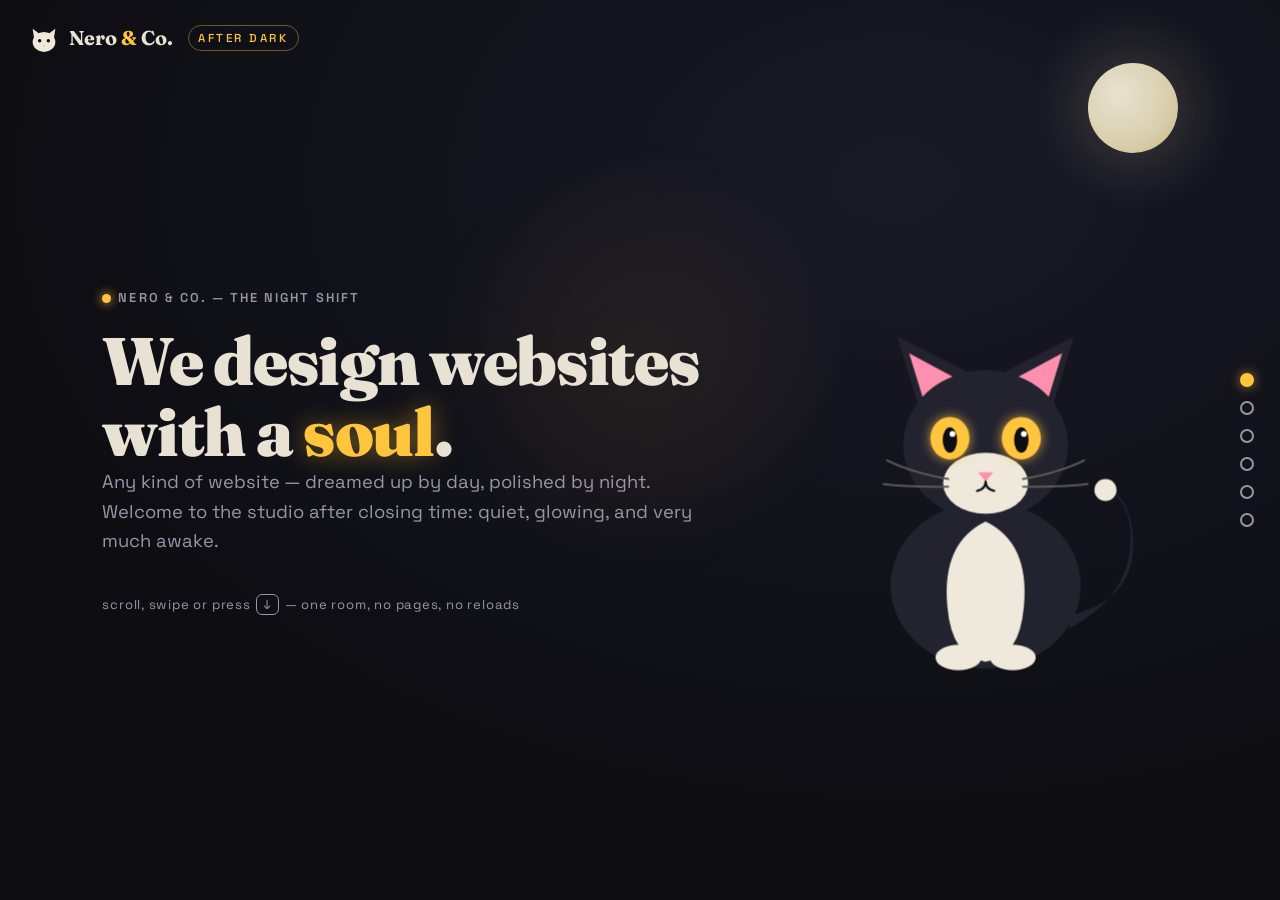
<file: index.html>
<!DOCTYPE html>
<html lang="en">
<head>
  <meta charset="UTF-8" />
  <meta name="viewport" content="width=device-width, initial-scale=1.0" />
  <title>Nero &amp; Co. — After Dark</title>
  <meta name="description" content="Nero & Co. after dark. One screen, no pages, no reloads — a living room where we design websites with a soul." />
  <link rel="preconnect" href="https://fonts.googleapis.com" />
  <link rel="preconnect" href="https://fonts.gstatic.com" crossorigin />
  <link href="https://fonts.googleapis.com/css2?family=Fraunces:opsz,wght@9..144,500;9..144,600;9..144,700;9..144,900&family=Space+Grotesk:wght@400;500;600;700&display=swap" rel="stylesheet" />
  <link rel="stylesheet" href="night.css" />
  <link rel="icon" href="data:image/svg+xml,%3Csvg xmlns='http://www.w3.org/2000/svg' viewBox='0 0 100 100'%3E%3Ctext y='.9em' font-size='90'%3E🌙%3C/text%3E%3C/svg%3E" />
</head>
<body>
  <div class="stage" id="stage" data-scene="0">

    <!-- ambient -->
    <div class="fireflies" id="fireflies" aria-hidden="true"></div>
    <div class="glow" id="glow" aria-hidden="true"></div>
    <div class="moon" aria-hidden="true"></div>

    <!-- persistent brand -->
    <div class="brand">
      <svg class="brand__mark" viewBox="0 0 48 48" aria-hidden="true">
        <path d="M10 30 L7 10 L20 20 Z" fill="currentColor"/>
        <path d="M38 30 L41 10 L28 20 Z" fill="currentColor"/>
        <ellipse cx="24" cy="30" rx="17" ry="15" fill="currentColor"/>
        <circle cx="17.5" cy="28" r="2.6" fill="var(--night)"/>
        <circle cx="30.5" cy="28" r="2.6" fill="var(--night)"/>
        <path d="M22 35 L26 35 L24 37.5 Z" fill="var(--accent)"/>
      </svg>
      <span>Nero <em>&amp;</em> Co.</span>
      <span class="brand__tag">after dark</span>
    </div>

    <!-- persistent Nero -->
    <div class="cat" id="catWrap">
      <div class="bubble" id="bubble" role="status">mrrp!</div>
      <svg id="nero" class="nero" viewBox="0 0 400 430" aria-label="Nero the tuxedo cat, on the night shift. Click him.">
        <path class="nero__tail" d="M300 350 Q385 330 372 245 Q366 208 340 200 Q368 215 370 250 Q376 325 298 366 Z" fill="var(--ink)"/>
        <circle class="nero__tailtip" cx="341" cy="203" r="13" fill="#efe9dc"/>
        <ellipse cx="200" cy="315" rx="112" ry="98" fill="var(--ink)"/>
        <path d="M200 240 Q252 265 245 340 Q240 400 200 405 Q160 400 155 340 Q148 265 200 240 Z" fill="#efe9dc"/>
        <ellipse cx="168" cy="400" rx="27" ry="15" fill="#efe9dc"/>
        <ellipse cx="232" cy="400" rx="27" ry="15" fill="#efe9dc"/>
        <path class="nero__ear nero__ear--l" d="M122 108 L96 22 L182 66 Z" fill="var(--ink)"/>
        <path class="nero__ear nero__ear--r" d="M278 108 L304 22 L218 66 Z" fill="var(--ink)"/>
        <path d="M126 94 L110 42 L162 70 Z" fill="var(--pink)"/>
        <path d="M274 94 L290 42 L238 70 Z" fill="var(--pink)"/>
        <ellipse cx="200" cy="150" rx="97" ry="88" fill="var(--ink)"/>
        <ellipse cx="200" cy="195" rx="50" ry="36" fill="#efe9dc"/>
        <g class="nero__eye" data-eye>
          <ellipse class="nero__iris" cx="158" cy="142" rx="23" ry="25" fill="var(--accent)"/>
          <g class="nero__pupil" data-pupil>
            <ellipse cx="158" cy="144" rx="8.5" ry="15" fill="var(--night)"/>
            <circle cx="161" cy="137" r="3.4" fill="#fff"/>
          </g>
        </g>
        <g class="nero__eye" data-eye>
          <ellipse class="nero__iris" cx="242" cy="142" rx="23" ry="25" fill="var(--accent)"/>
          <g class="nero__pupil" data-pupil>
            <ellipse cx="242" cy="144" rx="8.5" ry="15" fill="var(--night)"/>
            <circle cx="245" cy="137" r="3.4" fill="#fff"/>
          </g>
        </g>
        <path d="M191 182 L209 182 L200 193 Z" fill="var(--pink)"/>
        <path d="M200 193 Q200 202 190 204 M200 193 Q200 202 210 204" stroke="var(--night)" stroke-width="2.6" fill="none" stroke-linecap="round"/>
        <g class="nero__whiskers" stroke="#5e5a52" stroke-width="2.4" stroke-linecap="round">
          <path d="M156 190 Q112 182 84 168" fill="none"/>
          <path d="M156 199 Q110 200 80 196" fill="none"/>
          <path d="M244 190 Q288 182 316 168" fill="none"/>
          <path d="M244 199 Q290 200 320 196" fill="none"/>
        </g>
        <!-- bowtie: only for the contact scene -->
        <g class="nero__bowtie">
          <path d="M200 246 L168 230 L168 262 Z" fill="var(--pink)"/>
          <path d="M200 246 L232 230 L232 262 Z" fill="var(--pink)"/>
          <circle cx="200" cy="246" r="7" fill="var(--accent)"/>
        </g>
      </svg>
    </div>

    <!-- ================= SCENES ================= -->

    <section class="scene is-active" data-title="Hello">
      <div class="scene__box scene__box--intro">
        <p class="eyebrow"><span class="eyebrow__dot"></span> Nero &amp; Co. — the night shift</p>
        <h1>We design websites<br/>with a <span class="glowword">soul</span>.</h1>
        <p class="lead">Any kind of website — dreamed up by day, polished by night.
        Welcome to the studio after closing time: quiet, glowing, and very much awake.</p>
        <p class="hint">scroll, swipe or press <kbd>↓</kbd> — one room, no pages, no reloads</p>
      </div>
    </section>

    <section class="scene" data-title="What we do">
      <div class="scene__box">
        <p class="eyebrow"><span class="eyebrow__dot"></span> What we do</p>
        <h2>Any kind of web. <span class="glowword">Really.</span></h2>
        <div class="minis">
          <div class="mini"><span>🏠</span><h3>Business sites</h3><p>First impressions that land on their feet.</p></div>
          <div class="mini"><span>🛒</span><h3>E-commerce</h3><p>Shops that sell while you nap.</p></div>
          <div class="mini"><span>📅</span><h3>Booking systems</h3><p>Calendars, forms, confirmations.</p></div>
          <div class="mini"><span>🎨</span><h3>Portfolios</h3><p>Your work, groomed to perfection.</p></div>
          <div class="mini"><span>🩹</span><h3>Rescues</h3><p>We adopt neglected websites.</p></div>
          <div class="mini"><span>🫶</span><h3>Care</h3><p>Check-ups long after launch.</p></div>
        </div>
      </div>
    </section>

    <section class="scene" data-title="Shapeshift">
      <div class="scene__box scene__box--show">
        <p class="eyebrow"><span class="eyebrow__dot"></span> One studio, every style</p>
        <h2>Give our styles a <span class="glowword">spin</span>.</h2>

        <div class="carousel" id="carousel">
          <button class="car-arrow car-arrow--prev" id="carPrev" aria-label="Previous style">‹</button>
          <div class="car-track" id="carTrack"></div>
          <button class="car-arrow car-arrow--next" id="carNext" aria-label="Next style">›</button>
        </div>

        <div class="show__caption">
          <p id="showLabel"><strong>The corner bakery</strong> — warm, buttery, irresistible</p>
          <button class="chip" id="nextStyle">spin it ✨</button>
        </div>
        <p class="show__drag">drag, flick, grab a neighbour, use <kbd>←</kbd> <kbd>→</kbd> — or just watch it turn</p>
      </div>
    </section>

    <section class="scene" data-title="Recent work">
      <div class="scene__box scene__box--work">
        <p class="eyebrow"><span class="eyebrow__dot"></span> Fresh from the litter</p>
        <h2>Recent work</h2>
        <div class="feature">
          <div class="feature__card">
            <span class="feature__emoji">🎾</span>
            <div>
              <h3>Open Tennis Academy — TK Neridé</h3>
              <p>Full site for a Prague tennis academy: three venues, programs, camps,
              and a custom court-reservation system.</p>
              <a class="chip" href="https://neride.bokovka.cz/" target="_blank" rel="noopener">
                neride.bokovka.cz <span class="chip__hint">visit ↗</span>
              </a>
            </div>
          </div>
          <div class="feature__card">
            <span class="feature__emoji">🧤</span>
            <div>
              <h3>Moje první brigáda</h3>
              <p>A deadpan marketplace where parents book supervised &ldquo;first job&rdquo; shifts
              at a tennis venue for their teens. Reads like a serious booking portal; the joke
              lands on the second read.</p>
              <a class="chip" href="https://mojeprvnibrigada.cz/" target="_blank" rel="noopener">
                mojeprvnibrigada.cz <span class="chip__hint">visit ↗</span>
              </a>
            </div>
          </div>
          <div class="feature__card">
            <span class="feature__emoji">🕯️</span>
            <div>
              <h3>Moje první pomsta</h3>
              <p>&ldquo;Ústřední registr pomst&rdquo;: a straight-faced Czech storefront for fictional
              digital revenges. Bureaucratic occult entertainment, card payments and all,
              zero real-world effect.</p>
              <a class="chip" href="https://mojeprvnipomsta.cz/" target="_blank" rel="noopener">
                mojeprvnipomsta.cz <span class="chip__hint">visit ↗</span>
              </a>
            </div>
          </div>
          <div class="feature__card feature__card--slot">
            <span class="feature__emoji">🐾</span>
            <div>
              <h3>Your project</h3>
              <p>This spot is reserved. Whatever you're building, it belongs here.</p>
            </div>
          </div>
        </div>
      </div>
    </section>

    <section class="scene" data-title="The team">
      <div class="scene__box">
        <p class="eyebrow"><span class="eyebrow__dot"></span> A studio of two</p>
        <h2>The night crew</h2>
        <div class="crew">
          <div class="crew__card">
            <span class="crew__emoji">☕</span>
            <h3>The Human</h3>
            <p class="crew__role">design · code · coffee</p>
            <p>Designs it, builds it, ships it. Answers emails suspiciously fast, even at this hour.</p>
          </div>
          <div class="crew__card">
            <span class="crew__emoji">🌙</span>
            <h3>Nero</h3>
            <p class="crew__role">cat executive officer</p>
            <p>Most productive between 2 and 4 a.m. Currently supervising you from this very screen.</p>
          </div>
        </div>
      </div>
    </section>

    <section class="scene" data-title="Say hi">
      <div class="scene__box scene__box--contact">
        <p class="eyebrow"><span class="eyebrow__dot"></span> The lights are still on</p>
        <h2>Let's make something<br/>worth purring about.</h2>
        <button class="chip chip--big" data-copy="deirh.mana@gmail.com">
          deirh.mana@gmail.com <span class="chip__hint">tap to copy</span>
        </button>
        <p class="lead lead--small">No forms, no funnels. Copy the address, write like a human, get an answer from one.</p>
      </div>
    </section>

    <!-- paw dots -->
    <nav class="dots" id="dots" aria-label="Scenes"></nav>

    <div class="toast" id="toast" role="status">copied! 🐾</div>
  </div>

  <script src="night.js"></script>
</body>
</html>
</file>
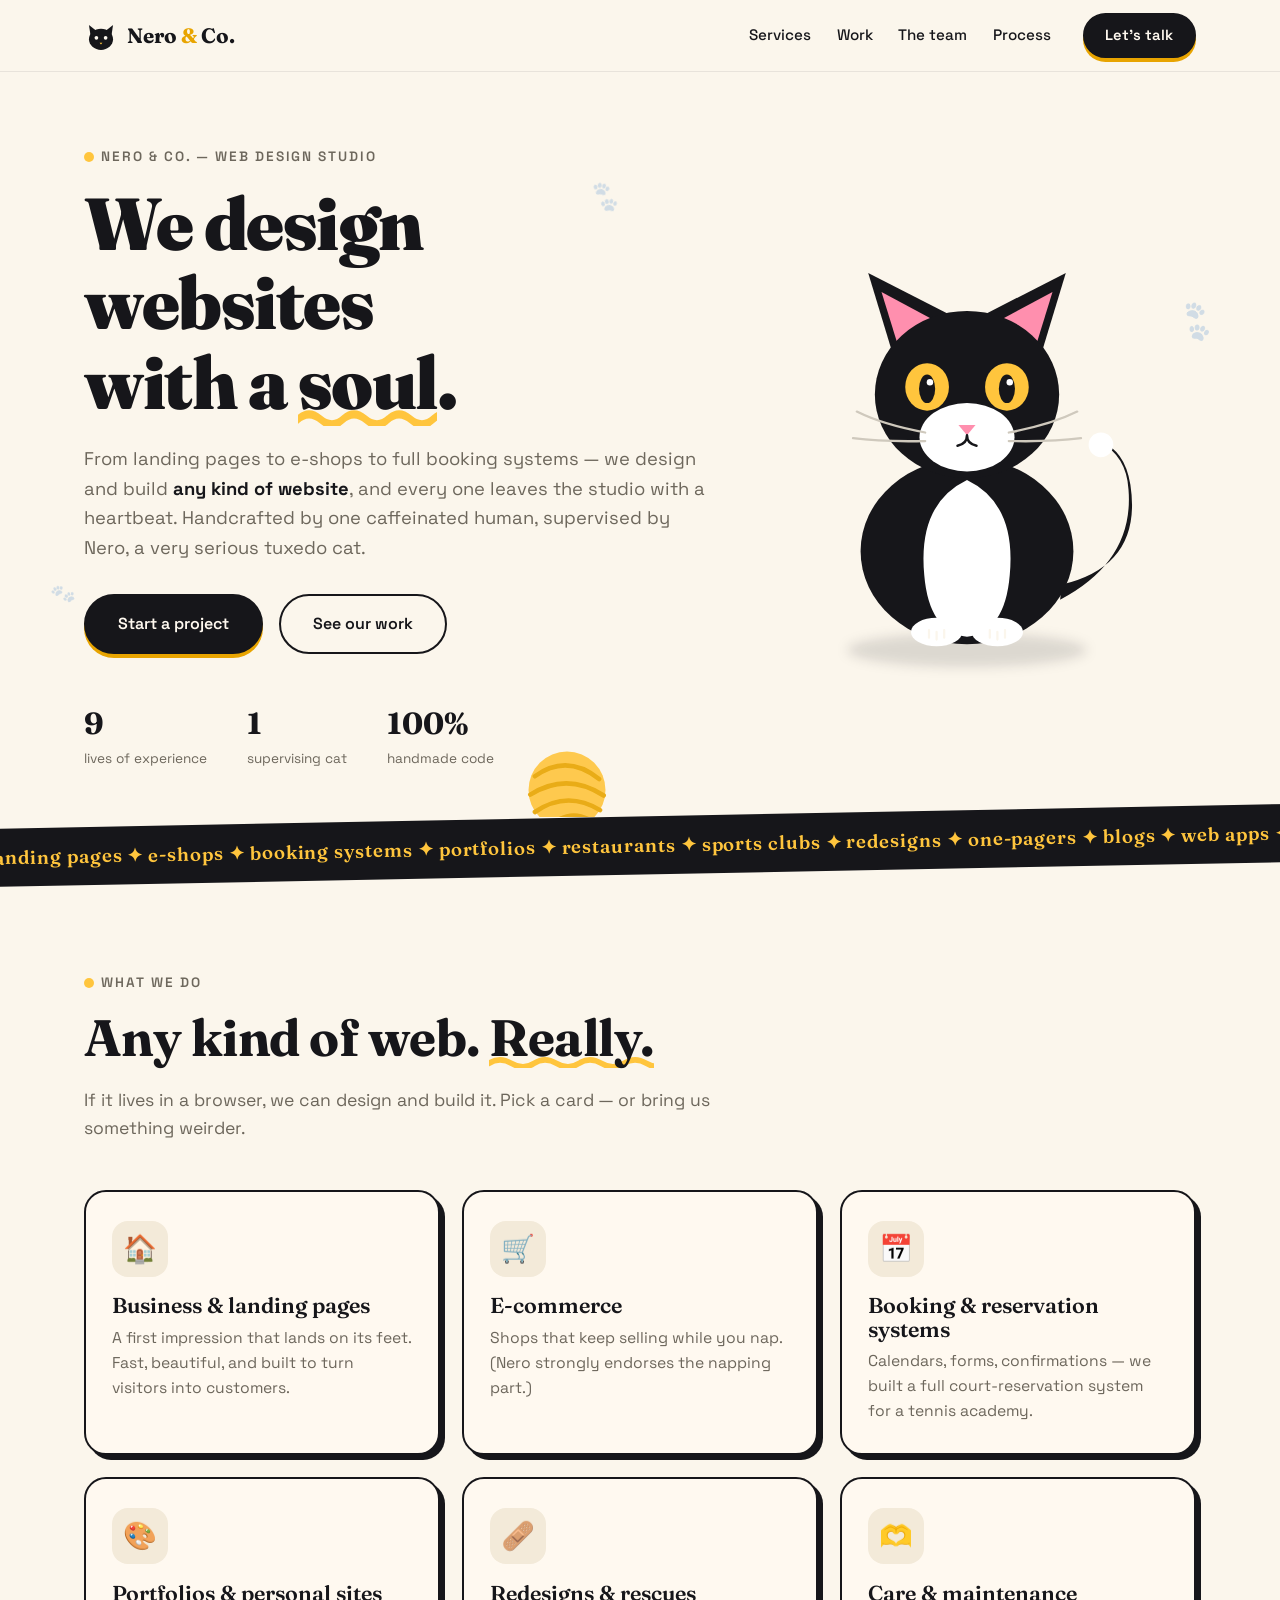
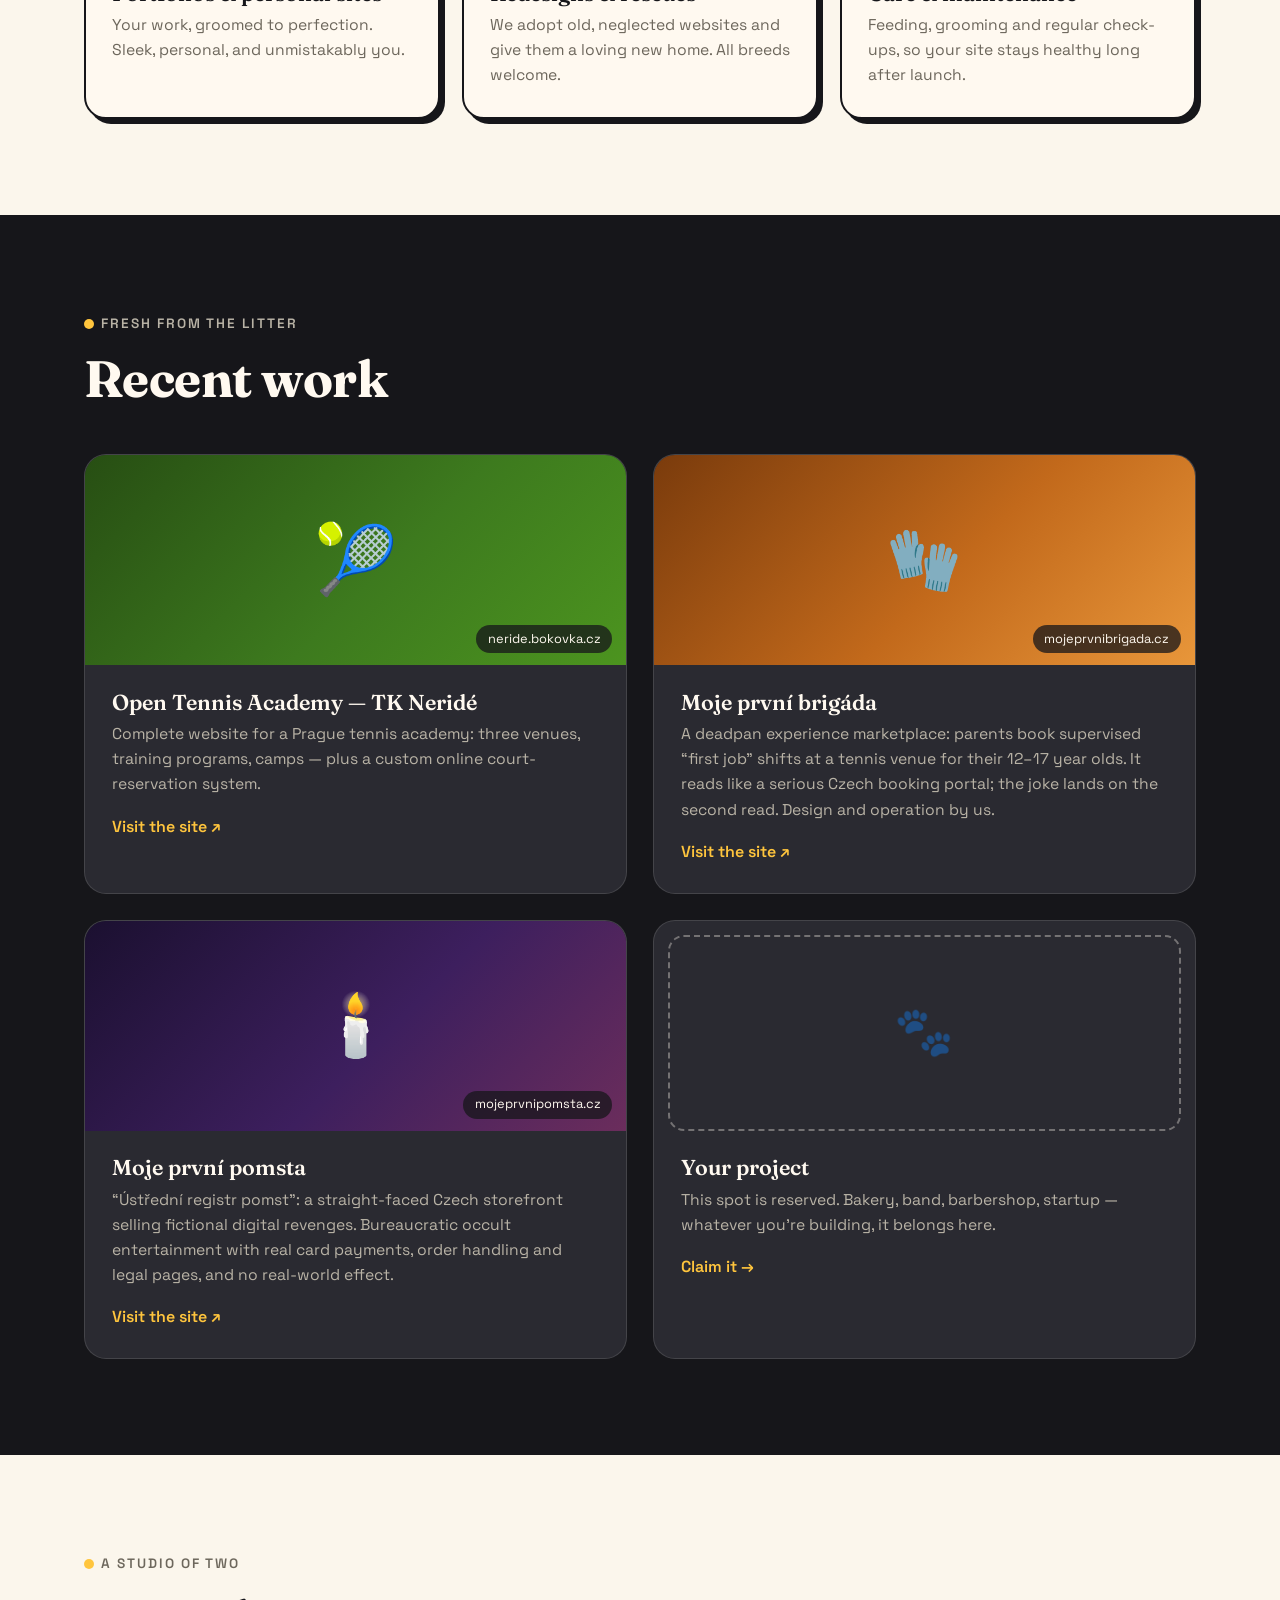
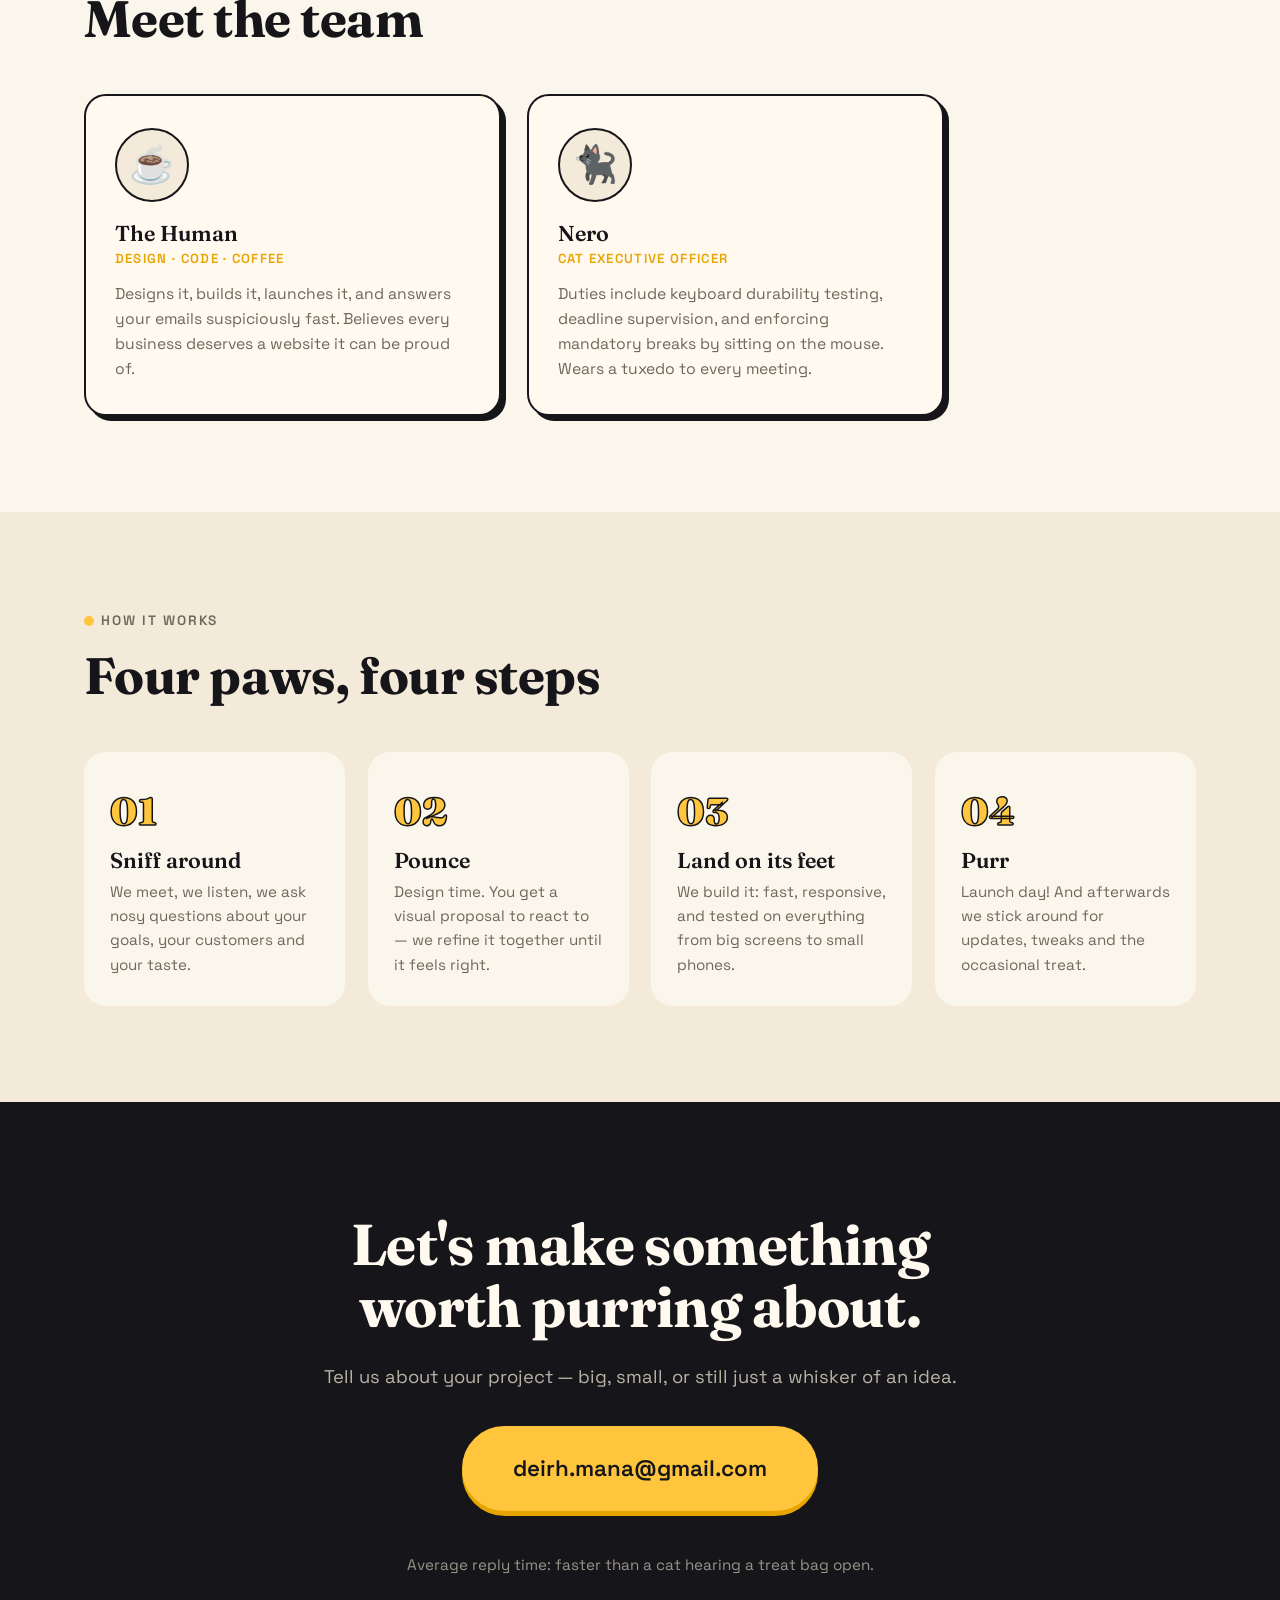
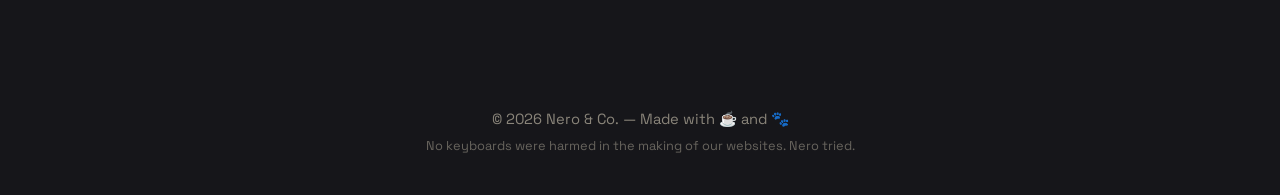
<file: day.html>
<!DOCTYPE html>
<html lang="en">
<head>
  <meta charset="UTF-8" />
  <meta name="viewport" content="width=device-width, initial-scale=1.0" />
  <title>Nero &amp; Co. — We design websites with a soul</title>
  <meta name="description" content="Nero & Co. is a playful web design studio. We design websites with a soul — landing pages, e-shops, booking systems, anything. Supervised by Nero, a very serious tuxedo cat." />
  <link rel="preconnect" href="https://fonts.googleapis.com" />
  <link rel="preconnect" href="https://fonts.gstatic.com" crossorigin />
  <link href="https://fonts.googleapis.com/css2?family=Fraunces:opsz,wght@9..144,500;9..144,600;9..144,700;9..144,900&family=Space+Grotesk:wght@400;500;600;700&display=swap" rel="stylesheet" />
  <link rel="stylesheet" href="styles.css" />
  <link rel="icon" href="data:image/svg+xml,%3Csvg xmlns='http://www.w3.org/2000/svg' viewBox='0 0 100 100'%3E%3Ctext y='.9em' font-size='90'%3E🐈‍⬛%3C/text%3E%3C/svg%3E" />
</head>
<body>

  <!-- ========== NAV ========== -->
  <header class="nav" id="top">
    <div class="nav__inner">
      <a href="#top" class="nav__logo" id="logo">
        <svg class="nav__mark" viewBox="0 0 48 48" aria-hidden="true">
          <path d="M10 30 L7 10 L20 20 Z" fill="currentColor"/>
          <path d="M38 30 L41 10 L28 20 Z" fill="currentColor"/>
          <ellipse cx="24" cy="30" rx="17" ry="15" fill="currentColor"/>
          <circle cx="17.5" cy="28" r="2.6" fill="var(--cream)"/>
          <circle cx="30.5" cy="28" r="2.6" fill="var(--cream)"/>
          <path d="M22 35 L26 35 L24 37.5 Z" fill="var(--accent)"/>
        </svg>
        <span>Nero <em>&amp;</em> Co.</span>
      </a>
      <nav class="nav__links" aria-label="Main">
        <a href="#services">Services</a>
        <a href="#work">Work</a>
        <a href="#team">The team</a>
        <a href="#process">Process</a>
      </nav>
      <a href="#contact" class="btn btn--small">Let's talk</a>
    </div>
  </header>

  <main>
    <!-- ========== HERO ========== -->
    <section class="hero" id="hero">
      <div class="hero__deco" aria-hidden="true">
        <span class="paw paw--1">🐾</span>
        <span class="paw paw--2">🐾</span>
        <span class="paw paw--3">🐾</span>
        <svg class="yarn" viewBox="0 0 120 120" aria-hidden="true">
          <circle cx="60" cy="60" r="42" fill="var(--accent)"/>
          <path d="M25 45 Q60 20 95 48 M20 65 Q60 40 100 66 M25 84 Q60 60 96 82 M40 100 Q65 78 90 96"
                stroke="var(--accent-dark)" stroke-width="5" fill="none" stroke-linecap="round"/>
          <path d="M96 92 Q130 110 112 140" stroke="var(--accent)" stroke-width="5" fill="none" stroke-linecap="round"/>
        </svg>
      </div>

      <div class="hero__inner">
        <div class="hero__copy reveal">
          <p class="eyebrow"><span class="eyebrow__dot"></span> Nero &amp; Co. — web design studio</p>
          <h1>We design websites <br/>with a <span class="squiggle">soul</span>.</h1>
          <p class="hero__sub">
            From landing pages to e-shops to full booking systems — we design and build
            <strong>any kind of website</strong>, and every one leaves the studio with a
            heartbeat. Handcrafted by one caffeinated human, supervised by Nero,
            a very serious tuxedo cat.
          </p>
          <div class="hero__cta">
            <a href="#contact" class="btn">Start a project</a>
            <a href="#work" class="btn btn--ghost">See our work</a>
          </div>
          <ul class="hero__stats">
            <li><strong>9</strong><span>lives of experience</span></li>
            <li><strong>1</strong><span>supervising cat</span></li>
            <li><strong>100%</strong><span>handmade code</span></li>
          </ul>
        </div>

        <div class="hero__cat">
          <div class="bubble" id="bubble" role="status">mrrp!</div>
          <svg id="nero" class="nero" viewBox="0 0 400 430" aria-label="Nero the tuxedo cat. Click him — he might answer.">
            <!-- tail -->
            <path class="nero__tail" d="M300 350 Q385 330 372 245 Q366 208 340 200 Q368 215 370 250 Q376 325 298 366 Z"
                  fill="var(--ink)"/>
            <circle class="nero__tailtip" cx="341" cy="203" r="13" fill="#fff"/>
            <!-- body -->
            <ellipse cx="200" cy="315" rx="112" ry="98" fill="var(--ink)"/>
            <!-- white bib -->
            <path d="M200 240 Q252 265 245 340 Q240 400 200 405 Q160 400 155 340 Q148 265 200 240 Z" fill="#fff"/>
            <!-- front paws -->
            <ellipse cx="168" cy="400" rx="27" ry="15" fill="#fff"/>
            <ellipse cx="232" cy="400" rx="27" ry="15" fill="#fff"/>
            <path d="M160 398 L160 406 M168 400 L168 408 M176 398 L176 406" stroke="var(--paper)" stroke-width="2.4" stroke-linecap="round"/>
            <path d="M224 398 L224 406 M232 400 L232 408 M240 398 L240 406" stroke="var(--paper)" stroke-width="2.4" stroke-linecap="round"/>
            <!-- ears -->
            <path class="nero__ear nero__ear--l" d="M122 108 L96 22 L182 66 Z" fill="var(--ink)"/>
            <path class="nero__ear nero__ear--r" d="M278 108 L304 22 L218 66 Z" fill="var(--ink)"/>
            <path d="M126 94 L110 42 L162 70 Z" fill="var(--pink)"/>
            <path d="M274 94 L290 42 L238 70 Z" fill="var(--pink)"/>
            <!-- head -->
            <ellipse cx="200" cy="150" rx="97" ry="88" fill="var(--ink)"/>
            <!-- white muzzle patch -->
            <ellipse cx="200" cy="195" rx="50" ry="36" fill="#fff"/>
            <!-- eyes -->
            <g class="nero__eye" data-eye>
              <ellipse cx="158" cy="142" rx="23" ry="25" fill="var(--accent)"/>
              <g class="nero__pupil" data-pupil>
                <ellipse cx="158" cy="144" rx="8.5" ry="15" fill="var(--ink)"/>
                <circle cx="161" cy="137" r="3.4" fill="#fff"/>
              </g>
            </g>
            <g class="nero__eye" data-eye>
              <ellipse cx="242" cy="142" rx="23" ry="25" fill="var(--accent)"/>
              <g class="nero__pupil" data-pupil>
                <ellipse cx="242" cy="144" rx="8.5" ry="15" fill="var(--ink)"/>
                <circle cx="245" cy="137" r="3.4" fill="#fff"/>
              </g>
            </g>
            <!-- nose + mouth -->
            <path d="M191 182 L209 182 L200 193 Z" fill="var(--pink)"/>
            <path d="M200 193 Q200 202 190 204 M200 193 Q200 202 210 204" stroke="var(--ink)" stroke-width="2.6" fill="none" stroke-linecap="round"/>
            <!-- whiskers -->
            <g class="nero__whiskers" stroke="#cfc9bd" stroke-width="2.4" stroke-linecap="round">
              <path d="M156 190 Q112 182 84 168" fill="none"/>
              <path d="M156 199 Q110 200 80 196" fill="none"/>
              <path d="M244 190 Q288 182 316 168" fill="none"/>
              <path d="M244 199 Q290 200 320 196" fill="none"/>
            </g>
          </svg>
          <div class="hero__shadow" aria-hidden="true"></div>
        </div>
      </div>
    </section>

    <!-- ========== MARQUEE ========== -->
    <div class="marquee" aria-hidden="true">
      <div class="marquee__track">
        <span>landing pages ✦ e-shops ✦ booking systems ✦ portfolios ✦ restaurants ✦ sports clubs ✦ redesigns ✦ one-pagers ✦ blogs ✦ web apps ✦ </span>
        <span>landing pages ✦ e-shops ✦ booking systems ✦ portfolios ✦ restaurants ✦ sports clubs ✦ redesigns ✦ one-pagers ✦ blogs ✦ web apps ✦ </span>
      </div>
    </div>

    <!-- ========== SERVICES ========== -->
    <section class="section" id="services">
      <div class="section__inner">
        <p class="eyebrow reveal"><span class="eyebrow__dot"></span> What we do</p>
        <h2 class="reveal">Any kind of web. <span class="squiggle">Really.</span></h2>
        <p class="section__sub reveal">If it lives in a browser, we can design and build it. Pick a card — or bring us something weirder.</p>

        <div class="cards">
          <article class="card reveal">
            <div class="card__icon">🏠</div>
            <h3>Business &amp; landing pages</h3>
            <p>A first impression that lands on its feet. Fast, beautiful, and built to turn visitors into customers.</p>
          </article>
          <article class="card reveal">
            <div class="card__icon">🛒</div>
            <h3>E-commerce</h3>
            <p>Shops that keep selling while you nap. (Nero strongly endorses the napping part.)</p>
          </article>
          <article class="card reveal">
            <div class="card__icon">📅</div>
            <h3>Booking &amp; reservation systems</h3>
            <p>Calendars, forms, confirmations — we built a full court-reservation system for a tennis academy.</p>
          </article>
          <article class="card reveal">
            <div class="card__icon">🎨</div>
            <h3>Portfolios &amp; personal sites</h3>
            <p>Your work, groomed to perfection. Sleek, personal, and unmistakably you.</p>
          </article>
          <article class="card reveal">
            <div class="card__icon">🩹</div>
            <h3>Redesigns &amp; rescues</h3>
            <p>We adopt old, neglected websites and give them a loving new home. All breeds welcome.</p>
          </article>
          <article class="card reveal">
            <div class="card__icon">🫶</div>
            <h3>Care &amp; maintenance</h3>
            <p>Feeding, grooming and regular check-ups, so your site stays healthy long after launch.</p>
          </article>
        </div>
      </div>
    </section>

    <!-- ========== WORK ========== -->
    <section class="section section--dark" id="work">
      <div class="section__inner">
        <p class="eyebrow eyebrow--light reveal"><span class="eyebrow__dot"></span> Fresh from the litter</p>
        <h2 class="reveal">Recent work</h2>

        <div class="work">
          <a class="work__card reveal" href="https://neride.bokovka.cz/" target="_blank" rel="noopener">
            <div class="work__thumb" aria-hidden="true">
              <span class="work__ball">🎾</span>
              <span class="work__label">neride.bokovka.cz</span>
            </div>
            <div class="work__body">
              <h3>Open Tennis Academy — TK Neridé</h3>
              <p>Complete website for a Prague tennis academy: three venues, training programs, camps — plus a custom online court-reservation system.</p>
              <span class="work__link">Visit the site ↗</span>
            </div>
          </a>

          <a class="work__card reveal" href="https://mojeprvnibrigada.cz/" target="_blank" rel="noopener">
            <div class="work__thumb work__thumb--brigada" aria-hidden="true">
              <span class="work__emoji">🧤</span>
              <span class="work__label">mojeprvnibrigada.cz</span>
            </div>
            <div class="work__body">
              <h3>Moje první brigáda</h3>
              <p>A deadpan experience marketplace: parents book supervised &ldquo;first job&rdquo; shifts at a tennis venue for their 12–17 year olds. It reads like a serious Czech booking portal; the joke lands on the second read. Design and operation by us.</p>
              <span class="work__link">Visit the site ↗</span>
            </div>
          </a>

          <a class="work__card reveal" href="https://mojeprvnipomsta.cz/" target="_blank" rel="noopener">
            <div class="work__thumb work__thumb--pomsta" aria-hidden="true">
              <span class="work__emoji">🕯️</span>
              <span class="work__label">mojeprvnipomsta.cz</span>
            </div>
            <div class="work__body">
              <h3>Moje první pomsta</h3>
              <p>&ldquo;Ústřední registr pomst&rdquo;: a straight-faced Czech storefront selling fictional digital revenges. Bureaucratic occult entertainment with real card payments, order handling and legal pages, and no real-world effect.</p>
              <span class="work__link">Visit the site ↗</span>
            </div>
          </a>

          <div class="work__card work__card--you reveal">
            <div class="work__thumb work__thumb--dashed" aria-hidden="true">
              <span class="work__paw">🐾</span>
            </div>
            <div class="work__body">
              <h3>Your project</h3>
              <p>This spot is reserved. Bakery, band, barbershop, startup — whatever you're building, it belongs here.</p>
              <a class="work__link" href="#contact">Claim it →</a>
            </div>
          </div>
        </div>
      </div>
    </section>

    <!-- ========== TEAM ========== -->
    <section class="section" id="team">
      <div class="section__inner">
        <p class="eyebrow reveal"><span class="eyebrow__dot"></span> A studio of two</p>
        <h2 class="reveal">Meet the team</h2>

        <div class="team">
          <article class="team__card reveal">
            <div class="team__avatar" aria-hidden="true">☕</div>
            <h3>The Human</h3>
            <p class="team__role">Design · Code · Coffee</p>
            <p>Designs it, builds it, launches it, and answers your emails suspiciously fast. Believes every business deserves a website it can be proud of.</p>
          </article>
          <article class="team__card team__card--nero reveal">
            <div class="team__avatar" aria-hidden="true">🐈‍⬛</div>
            <h3>Nero</h3>
            <p class="team__role">Cat Executive Officer</p>
            <p>Duties include keyboard durability testing, deadline supervision, and enforcing mandatory breaks by sitting on the mouse. Wears a tuxedo to every meeting.</p>
          </article>
        </div>
      </div>
    </section>

    <!-- ========== PROCESS ========== -->
    <section class="section section--tint" id="process">
      <div class="section__inner">
        <p class="eyebrow reveal"><span class="eyebrow__dot"></span> How it works</p>
        <h2 class="reveal">Four paws, four steps</h2>

        <ol class="steps">
          <li class="step reveal">
            <span class="step__num">01</span>
            <h3>Sniff around</h3>
            <p>We meet, we listen, we ask nosy questions about your goals, your customers and your taste.</p>
          </li>
          <li class="step reveal">
            <span class="step__num">02</span>
            <h3>Pounce</h3>
            <p>Design time. You get a visual proposal to react to — we refine it together until it feels right.</p>
          </li>
          <li class="step reveal">
            <span class="step__num">03</span>
            <h3>Land on its feet</h3>
            <p>We build it: fast, responsive, and tested on everything from big screens to small phones.</p>
          </li>
          <li class="step reveal">
            <span class="step__num">04</span>
            <h3>Purr</h3>
            <p>Launch day! And afterwards we stick around for updates, tweaks and the occasional treat.</p>
          </li>
        </ol>
      </div>
    </section>

    <!-- ========== CONTACT ========== -->
    <section class="contact" id="contact">
      <div class="contact__walker" aria-hidden="true">
        <span id="walker">🐈‍⬛</span>
      </div>
      <div class="contact__inner reveal">
        <h2>Let's make something<br/>worth purring about.</h2>
        <p>Tell us about your project — big, small, or still just a whisker of an idea.</p>
        <a class="btn btn--big" href="mailto:deirh.mana@gmail.com?subject=New%20project%20for%20Nero%20%26%20Co.">
          deirh.mana@gmail.com
        </a>
        <p class="contact__note">Average reply time: faster than a cat hearing a treat bag open.</p>
      </div>
    </section>
  </main>

  <footer class="footer">
    <p>© 2026 Nero &amp; Co. — Made with ☕ and 🐾</p>
    <p class="footer__small">No keyboards were harmed in the making of our websites. Nero tried.</p>
  </footer>

  <script src="script.js"></script>
</body>
</html>
</file>
<file: night.css>
/* ============================================================
   Nero & Co. — After Dark
   one viewport · no scroll · scenes recompose around the cat
   ============================================================ */

:root {
  --night: #0d0d12;
  --night-soft: #16161f;
  --panel: #1c1c27;
  --ink: #232330;            /* Nero's fur, rim-lit for the dark */
  --cream: #efe9dc;
  --text: #e8e2d4;
  --muted: #9a94a8;
  --accent: #ffc53d;
  --accent-dim: rgba(255, 197, 61, 0.14);
  --pink: #ff8fae;
  --radius: 20px;
  --font-display: "Fraunces", Georgia, serif;
  --font-body: "Space Grotesk", "Segoe UI", sans-serif;
  --ease: cubic-bezier(0.22, 1, 0.36, 1);
}

* { margin: 0; padding: 0; box-sizing: border-box; }

html, body {
  height: 100%;
  overflow: hidden;
  overscroll-behavior: none;
}

body {
  font-family: var(--font-body);
  background: radial-gradient(120% 120% at 70% 20%, #191926 0%, var(--night) 60%);
  color: var(--text);
  line-height: 1.6;
  user-select: none;
}

h1, h2, h3 { font-family: var(--font-display); line-height: 1.06; }
h1 { font-size: clamp(2.2rem, 5.4vw, 4.2rem); font-weight: 900; letter-spacing: -0.02em; }
h2 { font-size: clamp(1.8rem, 4.2vw, 3.1rem); font-weight: 700; }
h3 { font-weight: 600; }

.stage { position: fixed; inset: 0; }

/* ---------- ambient ---------- */

.moon {
  position: absolute; top: 7vh; right: 8vw;
  width: 90px; height: 90px; border-radius: 50%;
  background: radial-gradient(circle at 35% 35%, #fff8e6, #f0e3bd 60%, #d9c98f);
  box-shadow: 0 0 60px 18px rgba(255, 240, 200, 0.16);
  opacity: 0.9;
  transition: transform 1.2s var(--ease), opacity 1.2s ease;
}
.stage[data-scene="5"] .moon { transform: scale(1.15); }

.fireflies { position: absolute; inset: 0; pointer-events: none; }
.fly {
  position: absolute; width: 5px; height: 5px; border-radius: 50%;
  background: var(--accent);
  box-shadow: 0 0 8px 2px rgba(255, 197, 61, 0.55);
  opacity: 0;
  animation: fly var(--dur, 9s) ease-in-out var(--delay, 0s) infinite;
}
@keyframes fly {
  0%, 100% { opacity: 0; transform: translate(0, 0); }
  15% { opacity: var(--peak, 0.8); }
  50% { transform: translate(var(--dx, 30px), var(--dy, -40px)); opacity: 0.25; }
  70% { opacity: var(--peak, 0.8); }
}

.glow {
  position: absolute; width: 480px; height: 480px; border-radius: 50%;
  background: radial-gradient(circle, rgba(255, 197, 61, 0.07) 0%, transparent 65%);
  pointer-events: none; translate: -50% -50%; left: 50%; top: 40%;
  transition: left 0.35s ease-out, top 0.35s ease-out;
}

/* ---------- brand ---------- */

.brand {
  position: absolute; top: 22px; left: 28px; z-index: 20;
  display: flex; align-items: center; gap: 0.55rem;
  font-family: var(--font-display); font-weight: 700; font-size: 1.25rem;
  color: var(--text);
}
.brand em { color: var(--accent); font-style: normal; }
.brand__mark { width: 32px; height: 32px; color: var(--cream); }
.brand__tag {
  font-family: var(--font-body); font-size: 0.72rem; font-weight: 500;
  text-transform: uppercase; letter-spacing: 0.22em; color: var(--accent);
  border: 1px solid rgba(255, 197, 61, 0.4); border-radius: 999px;
  padding: 0.25em 0.8em; margin-left: 0.4rem;
}

/* ---------- shared type bits ---------- */

.eyebrow {
  display: inline-flex; align-items: center; gap: 0.55em;
  font-size: 0.8rem; font-weight: 600; text-transform: uppercase;
  letter-spacing: 0.16em; color: var(--muted); margin-bottom: 1rem;
}
.eyebrow__dot {
  width: 9px; height: 9px; border-radius: 50%; background: var(--accent);
  box-shadow: 0 0 10px 2px rgba(255, 197, 61, 0.5);
  animation: pulse 2.4s ease-in-out infinite;
}
@keyframes pulse { 0%, 100% { transform: scale(1); } 50% { transform: scale(1.4); } }

.glowword {
  color: var(--accent);
  text-shadow: 0 0 26px rgba(255, 197, 61, 0.45);
}

.lead { color: var(--muted); font-size: clamp(0.95rem, 1.6vw, 1.15rem); max-width: 34em; }
.lead--small { font-size: 0.95rem; margin-top: 1.4rem; }

.hint {
  margin-top: 2.4rem; font-size: 0.82rem; letter-spacing: 0.06em;
  color: var(--muted); opacity: 0.8;
  animation: bob 2.6s ease-in-out infinite;
}
.hint kbd {
  font-family: inherit; border: 1px solid var(--muted); border-radius: 6px;
  padding: 0.05em 0.45em; margin: 0 0.15em;
}
@keyframes bob { 0%, 100% { transform: translateY(0); } 50% { transform: translateY(5px); } }

/* ---------- scenes ---------- */

.scene {
  position: absolute; inset: 0; z-index: 10;
  display: flex; align-items: center;
  padding: clamp(1.2rem, 4vw, 4rem);
  opacity: 0; pointer-events: none; visibility: hidden;
  transition: opacity 0.7s var(--ease), visibility 0s linear 0.7s;
}
.scene.is-active {
  opacity: 1; pointer-events: auto; visibility: visible;
  transition: opacity 0.7s var(--ease) 0.15s, visibility 0s;
}

.scene__box { max-width: 640px; margin-left: clamp(0.5rem, 4vw, 4rem); }
.scene__box--contact { margin: 0 auto; text-align: center; }

/* children cascade in on activation */
.scene > .scene__box > * {
  opacity: 0; transform: translateY(30px);
  transition: opacity 0.65s var(--ease), transform 0.65s var(--ease);
}
.scene.is-active > .scene__box > * { opacity: 1; transform: none; }
.scene.is-active > .scene__box > *:nth-child(1) { transition-delay: 0.18s; }
.scene.is-active > .scene__box > *:nth-child(2) { transition-delay: 0.28s; }
.scene.is-active > .scene__box > *:nth-child(3) { transition-delay: 0.40s; }
.scene.is-active > .scene__box > *:nth-child(4) { transition-delay: 0.52s; }

/* ---------- scene 1: services minis ---------- */

.minis {
  display: grid; grid-template-columns: repeat(3, 1fr); gap: 0.9rem; margin-top: 1.6rem;
}
.mini {
  background: var(--panel); border: 1px solid rgba(255, 255, 255, 0.07);
  border-radius: 16px; padding: 0.95rem 1rem;
  transition: transform 0.25s var(--ease), border-color 0.25s ease, background 0.25s ease;
}
.mini:hover {
  transform: translateY(-4px) rotate(-0.5deg);
  border-color: rgba(255, 197, 61, 0.55); background: var(--night-soft);
}
.mini span { font-size: 1.4rem; display: block; margin-bottom: 0.3rem; }
.mini h3 { font-size: 0.98rem; margin-bottom: 0.15rem; }
.mini p { font-size: 0.8rem; color: var(--muted); line-height: 1.45; }

/* ---------- scene 2: work ---------- */

.feature { display: grid; gap: 1rem; margin-top: 1.6rem; }
.feature__card {
  display: flex; gap: 1.1rem; align-items: flex-start;
  background: var(--panel); border: 1px solid rgba(255, 255, 255, 0.07);
  border-radius: var(--radius); padding: 1.3rem 1.4rem;
  transition: border-color 0.25s ease, transform 0.25s var(--ease);
}
.feature__card:hover { border-color: rgba(255, 197, 61, 0.5); transform: translateY(-3px); }
.feature__card--slot { border-style: dashed; border-color: rgba(255, 255, 255, 0.18); }
.feature__emoji { font-size: 2rem; line-height: 1; margin-top: 0.2rem; }
.feature__card h3 { font-size: 1.15rem; margin-bottom: 0.3rem; }
.feature__card p { font-size: 0.92rem; color: var(--muted); margin-bottom: 0.7rem; }
.feature__card--slot p { margin-bottom: 0; }
.scene__box--work .feature { gap: 0.7rem; margin-top: 1.2rem; }
.scene__box--work .feature__card { padding: 0.9rem 1.1rem; gap: 0.9rem; }
.scene__box--work .feature__card p { margin-bottom: 0.5rem; }
.scene__box--work .feature__card h3 { font-size: 1.05rem; }
.scene__box--work .feature__card p { font-size: 0.84rem; line-height: 1.5; }
.scene__box--work .feature__card .chip { font-size: 0.78rem; }

/* ---------- scene 3: crew ---------- */

.crew { display: grid; grid-template-columns: 1fr 1fr; gap: 1.1rem; margin-top: 1.6rem; }
.crew__card {
  background: var(--panel); border: 1px solid rgba(255, 255, 255, 0.07);
  border-radius: var(--radius); padding: 1.5rem 1.4rem;
  transition: border-color 0.25s ease, transform 0.25s var(--ease);
}
.crew__card:hover { border-color: rgba(255, 143, 174, 0.55); transform: translateY(-4px); }
.crew__emoji { font-size: 1.9rem; display: block; margin-bottom: 0.6rem; }
.crew__card h3 { font-size: 1.2rem; }
.crew__role {
  font-size: 0.72rem; font-weight: 600; text-transform: uppercase;
  letter-spacing: 0.16em; color: var(--accent); margin: 0.15rem 0 0.6rem;
}
.crew__card p:last-child { font-size: 0.92rem; color: var(--muted); }

/* ---------- scene 2: the shapeshifter ---------- */

.scene__box--show { margin: 0 auto; text-align: center; max-width: 660px; }

.browser {
  --b-bg: #fdf3e3; --b-panel: #fff; --b-ink: #5a3b22; --b-soft: #c9b193;
  --b-accent: #e0872f; --b-accent-ink: #fff; --b-rad: 18px;
  --b-font: var(--font-display); --b-title-style: italic; --b-title-weight: 700;
  --b-title-case: none; --b-title-spacing: 0em; --b-card-rot: 0deg;
  position: absolute; left: 50%; top: 0;
  width: min(500px, 84%); text-align: left;
  border-radius: 14px; overflow: hidden; cursor: pointer;
  border: 1px solid rgba(255, 255, 255, 0.14);
  box-shadow: 0 24px 60px rgba(0, 0, 0, 0.5);
  transition: transform 0.8s var(--ease), opacity 0.8s ease, filter 0.8s ease;
  will-change: transform;
  user-select: none;
}
.browser.is-center {
  box-shadow: 0 30px 70px rgba(0, 0, 0, 0.6), 0 0 44px rgba(255, 197, 61, 0.09);
}

.carousel { position: relative; margin-top: 1.4rem; }
.car-track {
  position: relative; height: clamp(330px, 42vh, 390px);
  perspective: 1400px; touch-action: pan-y; cursor: grab;
  transition: transform 0.3s var(--ease);
}
.car-track.is-dragging { cursor: grabbing; transition: none; }
.car-track.is-dragging .browser { transition: none; }

.car-arrow {
  position: absolute; top: 50%; margin-top: -23px; z-index: 40;
  width: 46px; height: 46px; border-radius: 50%;
  background: var(--panel); color: var(--text);
  border: 1px solid rgba(255, 255, 255, 0.16);
  font-family: var(--font-body); font-size: 1.6rem; line-height: 0;
  cursor: pointer; display: grid; place-items: center; padding: 0 0 4px;
  transition: transform 0.2s var(--ease), border-color 0.2s ease, box-shadow 0.2s ease;
}
.car-arrow:hover {
  transform: translateY(-2px); border-color: rgba(255, 197, 61, 0.6);
  box-shadow: 0 0 18px rgba(255, 197, 61, 0.25);
}
.car-arrow:active { transform: translateY(1px); }
.car-arrow--prev { left: -10px; }
.car-arrow--next { right: -10px; }

.show__drag {
  margin-top: 0.7rem; font-size: 0.78rem; letter-spacing: 0.05em;
  color: var(--muted); opacity: 0.75;
}
.show__drag kbd {
  font-family: inherit; border: 1px solid var(--muted); border-radius: 5px;
  padding: 0.02em 0.4em;
}

.browser__bar {
  display: flex; align-items: center; gap: 7px;
  background: #23232e; padding: 9px 12px;
}
.browser__light { width: 11px; height: 11px; border-radius: 50%; background: #45455a; }
.browser__light:nth-child(1) { background: #ff6058; }
.browser__light:nth-child(2) { background: #ffc130; }
.browser__light:nth-child(3) { background: #27ca41; }
.browser__url {
  flex: 1; margin-left: 8px; background: #16161f; color: #9a94a8;
  font-size: 0.78rem; padding: 0.28em 1em; border-radius: 999px;
  white-space: nowrap; overflow: hidden;
}
.browser__url::after { content: "▌"; opacity: 0; animation: caret 1s steps(1) infinite; }
.browser.is-typing .browser__url::after { opacity: 1; }
@keyframes caret { 50% { opacity: 0; } }

.browser__page {
  background: var(--b-bg); padding: 1.1rem 1.3rem 1.3rem;
  transition: background 0.6s ease;
  min-height: 300px;
}
.b-morph { transition: opacity 0.28s ease, transform 0.28s ease; }
.browser.is-morphing .b-morph { opacity: 0; transform: translateY(12px) scale(0.985); }

.b-nav { display: flex; align-items: center; gap: 10px; margin-bottom: 1.2rem; }
.b-logo { font-size: 1.3rem; margin-right: auto; }
.b-menu {
  width: 34px; height: 7px; border-radius: 99px;
  background: var(--b-soft); transition: background 0.6s ease;
}
.b-pill {
  width: 54px; height: 22px; border-radius: calc(var(--b-rad) * 0.7);
  background: var(--b-accent); transition: background 0.6s ease, border-radius 0.6s ease;
}

.b-hero { margin-bottom: 1.25rem; }
.b-title {
  font-family: var(--b-font); font-style: var(--b-title-style);
  font-weight: var(--b-title-weight); text-transform: var(--b-title-case);
  letter-spacing: var(--b-title-spacing);
  color: var(--b-ink); font-size: clamp(1.3rem, 3vw, 1.75rem); line-height: 1.15;
  margin-bottom: 0.55rem;
  transition: color 0.6s ease;
}
.b-lines { display: grid; gap: 6px; margin-bottom: 0.85rem; }
.b-lines span {
  height: 8px; border-radius: 99px; background: var(--b-soft);
  opacity: 0.75; transition: background 0.6s ease;
}
.b-lines span:nth-child(1) { width: 72%; }
.b-lines span:nth-child(2) { width: 46%; }
.b-btn {
  display: inline-block; font-family: var(--font-body); font-weight: 600;
  font-size: 0.82rem; padding: 0.5em 1.3em;
  background: var(--b-accent); color: var(--b-accent-ink);
  border-radius: calc(var(--b-rad) * 0.8);
  transition: background 0.6s ease, color 0.6s ease, border-radius 0.6s ease;
}

.b-cards { display: grid; grid-template-columns: repeat(3, 1fr); gap: 0.7rem; }
.b-card {
  background: var(--b-panel); border-radius: var(--b-rad);
  padding: 0.8rem 0.8rem 0.9rem; rotate: var(--b-card-rot);
  box-shadow: 0 3px 12px rgba(0, 0, 0, 0.08);
  transition: background 0.6s ease, border-radius 0.6s ease, rotate 0.6s var(--ease);
}
.b-card:nth-child(2) { rotate: calc(var(--b-card-rot) * -1.4); }
.b-card__emoji { font-size: 1.45rem; display: block; margin-bottom: 0.5rem; }
.b-card i {
  display: block; height: 6px; border-radius: 99px; background: var(--b-soft);
  opacity: 0.8; margin-top: 5px; transition: background 0.6s ease;
}
.b-card i:last-child { width: 62%; }

/* — themes — */

.browser[data-theme="law"] {
  --b-bg: #f4f2ec; --b-panel: #fff; --b-ink: #1c2a44; --b-soft: #b9b4a5;
  --b-accent: #1c2a44; --b-accent-ink: #dfc27a; --b-rad: 2px;
  --b-font: Georgia, "Times New Roman", serif; --b-title-style: normal;
  --b-title-weight: 700; --b-title-case: none; --b-card-rot: 0deg;
}

.browser[data-theme="festival"] {
  --b-bg: linear-gradient(140deg, #16002b, #3b0764 60%, #6d1a9e); --b-panel: rgba(255, 255, 255, 0.09);
  --b-ink: #eaff5e; --b-soft: rgba(255, 255, 255, 0.42);
  --b-accent: #ff2ea6; --b-accent-ink: #fff; --b-rad: 4px;
  --b-font: var(--font-body); --b-title-style: normal; --b-title-weight: 700;
  --b-title-case: uppercase; --b-title-spacing: 0.06em; --b-card-rot: -2.5deg;
}
.browser[data-theme="festival"] .browser__page { background: linear-gradient(140deg, #16002b, #3b0764 60%, #6d1a9e); }

.browser[data-theme="shop"] {
  --b-bg: #ffffff; --b-panel: #f4f6fa; --b-ink: #101828; --b-soft: #c3cad6;
  --b-accent: #2563eb; --b-accent-ink: #fff; --b-rad: 10px;
  --b-font: var(--font-body); --b-title-style: normal; --b-title-weight: 700;
  --b-title-case: none; --b-title-spacing: 0em; --b-card-rot: 0deg;
}

.browser[data-theme="kids"] {
  --b-bg: #fff3f9; --b-panel: #ffffff; --b-ink: #6431ad; --b-soft: #f4b8d7;
  --b-accent: #ff5da2; --b-accent-ink: #fff; --b-rad: 26px;
  --b-font: "Comic Sans MS", "Segoe Print", cursive; --b-title-style: normal;
  --b-title-weight: 700; --b-title-case: none; --b-card-rot: 2deg;
}

.browser[data-theme="saas"] {
  --b-bg: #0b1020; --b-panel: rgba(139, 92, 246, 0.13); --b-ink: #e2e8f0; --b-soft: #3d4763;
  --b-accent: #8b5cf6; --b-accent-ink: #fff; --b-rad: 12px;
  --b-font: var(--font-body); --b-title-style: normal; --b-title-weight: 600;
  --b-title-case: none; --b-title-spacing: -0.01em; --b-card-rot: 0deg;
}

.browser[data-theme="restaurant"] {
  --b-bg: #14100c; --b-panel: #1e1812; --b-ink: #e8dcc4; --b-soft: #55483a;
  --b-accent: #c8a24a; --b-accent-ink: #14100c; --b-rad: 4px;
  --b-font: var(--font-display); --b-title-style: italic; --b-title-weight: 500;
  --b-title-case: none; --b-title-spacing: 0.01em; --b-card-rot: 0deg;
}

.show__caption {
  display: flex; align-items: center; justify-content: space-between;
  gap: 1rem; margin-top: 1.1rem; flex-wrap: wrap;
}
.show__caption p { font-size: 0.92rem; color: var(--muted); }
.show__caption strong { color: var(--text); }

/* ---------- copy chips ---------- */

.chip {
  font-family: var(--font-body); font-weight: 600; font-size: 0.95rem;
  color: var(--accent); background: var(--accent-dim);
  border: 1px solid rgba(255, 197, 61, 0.45); border-radius: 999px;
  padding: 0.55em 1.2em; cursor: pointer;
  display: inline-flex; align-items: center; gap: 0.7em;
  transition: transform 0.18s var(--ease), background 0.2s ease, box-shadow 0.2s ease;
}
.chip:hover {
  transform: translateY(-2px); background: rgba(255, 197, 61, 0.22);
  box-shadow: 0 0 22px rgba(255, 197, 61, 0.25);
}
.chip:active { transform: translateY(1px); }
a.chip { text-decoration: none; }
.chip__hint {
  font-size: 0.68rem; font-weight: 500; text-transform: uppercase;
  letter-spacing: 0.12em; color: var(--muted);
}
.chip--big { font-size: clamp(1.05rem, 2.6vw, 1.5rem); padding: 0.7em 1.4em; margin-top: 1.6rem; }

.toast {
  position: absolute; bottom: 5vh; left: 50%; translate: -50% 0; z-index: 40;
  background: var(--accent); color: var(--night);
  font-weight: 700; padding: 0.6em 1.4em; border-radius: 999px;
  opacity: 0; transform: translateY(14px); pointer-events: none;
  transition: opacity 0.25s ease, transform 0.25s var(--ease);
}
.toast.is-visible { opacity: 1; transform: translateY(0); }

/* ---------- the cat, recomposed per scene ---------- */

.cat {
  position: absolute; left: 50%; top: 50%; z-index: 15;
  width: min(32vw, 340px);
  transform:
    translate(calc(-50% + var(--cat-x, 0px)), calc(-50% + var(--cat-y, 0px)))
    scale(var(--cat-s, 1))
    rotate(var(--cat-r, 0deg));
  transition: transform 1.15s var(--ease);
  will-change: transform;
}

.stage[data-scene="0"] { --cat-x: 27vw; --cat-y: 6vh;  --cat-s: 1;    --cat-r: 0deg; }
.stage[data-scene="1"] { --cat-x: 33vw; --cat-y: 30vh; --cat-s: 0.55; --cat-r: -6deg; }
.stage[data-scene="2"] { --cat-x: -38vw; --cat-y: 31vh; --cat-s: 0.45; --cat-r: 7deg; }
.stage[data-scene="3"] { --cat-x: 34vw; --cat-y: 40vh; --cat-s: 0.62; --cat-r: 0deg; }
.stage[data-scene="4"] { --cat-x: 34vw; --cat-y: 8vh;  --cat-s: 0.78; --cat-r: 4deg; }
.stage[data-scene="5"] { --cat-x: 0vw;  --cat-y: 31vh; --cat-s: 0.6;  --cat-r: 0deg; }

.nero { width: 100%; cursor: pointer; -webkit-tap-highlight-color: transparent; }
.nero { animation: catFloat 5.5s ease-in-out infinite; }
@keyframes catFloat { 0%, 100% { transform: translateY(0); } 50% { transform: translateY(-7px); } }
.nero.is-happy { animation: wiggle 0.5s ease; }
@keyframes wiggle { 0%, 100% { transform: rotate(0); } 25% { transform: rotate(-3deg); } 75% { transform: rotate(3deg); } }

.nero__tail, .nero__tailtip { transform-origin: 300px 355px; animation: tail 3.6s ease-in-out infinite; }
@keyframes tail { 0%, 100% { transform: rotate(0deg); } 50% { transform: rotate(7deg); } }

.nero__ear { transform-box: fill-box; transform-origin: bottom center; }
.nero:hover .nero__ear--l { animation: earTwitch 0.6s ease; }
.nero:hover .nero__ear--r { animation: earTwitch 0.6s ease 0.15s; }
@keyframes earTwitch { 0%, 100% { transform: rotate(0); } 40% { transform: rotate(-8deg); } }

.nero__iris { filter: drop-shadow(0 0 7px rgba(255, 197, 61, 0.75)); }
.nero__eye { transform-box: fill-box; transform-origin: center; transition: transform 0.09s ease; }
.nero__eye.is-blinking { transform: scaleY(0.08); }
.nero__pupil { transition: transform 0.12s ease-out; }

.nero__bowtie { opacity: 0; transform-box: fill-box; transform-origin: center; transform: scale(0.4); transition: opacity 0.4s ease 0.6s, transform 0.5s var(--ease) 0.6s; }
.stage[data-scene="5"] .nero__bowtie { opacity: 1; transform: scale(1); }

/* speech bubble */
.bubble {
  position: absolute; top: -10px; left: 50%; translate: -50% 0; z-index: 3;
  background: var(--cream); color: var(--night); white-space: nowrap;
  font-weight: 600; font-size: 0.95rem; padding: 0.5em 1.1em; border-radius: 999px;
  opacity: 0; transform: translateY(8px) scale(0.85); pointer-events: none;
  transition: opacity 0.22s ease, transform 0.22s ease;
}
.bubble::after {
  content: ""; position: absolute; bottom: -7px; left: 50%; translate: -50% 0;
  border: 8px solid transparent; border-top-color: var(--cream); border-bottom: none;
}
.bubble.is-visible { opacity: 1; transform: translateY(0) scale(1); }

/* ---------- paw dots ---------- */

.dots {
  position: absolute; right: 26px; top: 50%; translate: 0 -50%; z-index: 30;
  display: flex; flex-direction: column; gap: 14px;
}
.dot {
  width: 14px; height: 14px; border-radius: 50%;
  border: 2px solid var(--muted); background: transparent;
  cursor: pointer; position: relative; padding: 0;
  transition: background 0.25s ease, border-color 0.25s ease, transform 0.25s var(--ease);
}
.dot:hover { transform: scale(1.3); border-color: var(--accent); }
.dot.is-active {
  background: var(--accent); border-color: var(--accent);
  box-shadow: 0 0 12px rgba(255, 197, 61, 0.6);
}
.dot::before {
  content: attr(data-title);
  position: absolute; right: 26px; top: 50%; translate: 0 -50%;
  font-family: var(--font-body); font-size: 0.75rem; font-weight: 600;
  letter-spacing: 0.08em; color: var(--text); white-space: nowrap;
  background: var(--panel); padding: 0.3em 0.9em; border-radius: 999px;
  opacity: 0; transform: translateX(6px); pointer-events: none;
  transition: opacity 0.2s ease, transform 0.2s var(--ease);
}
.dot:hover::before { opacity: 1; transform: translateX(0); }

/* ---------- responsive ---------- */

@media (max-width: 900px) {
  .minis { grid-template-columns: repeat(2, 1fr); }
  .stage[data-scene="0"] { --cat-x: 0vw; --cat-y: 34vh; --cat-s: 0.5; }
  .stage[data-scene="1"] { --cat-x: 30vw; --cat-y: 40vh; --cat-s: 0.4; }
  .stage[data-scene="2"] { --cat-x: -32vw; --cat-y: 43vh; --cat-s: 0.32; }
  .stage[data-scene="3"] { --cat-x: 36vw; --cat-y: 47vh; --cat-s: 0.45; }
  .stage[data-scene="4"] { --cat-x: 30vw; --cat-y: 42vh; --cat-s: 0.45; }
  .scene__box { margin-left: 0; }
  .scene { padding-top: 5rem; padding-right: 3.2rem; }
  h1 { font-size: clamp(1.9rem, 8vw, 2.6rem); }
  .brand__tag { display: none; }
  .scene__box--work .feature__card--slot { display: none; }
  .scene__box--work .feature__card { gap: 0.8rem; padding: 0.9rem 1rem; }
  .scene__box--work .feature__emoji { font-size: 1.5rem; }
  .scene__box--work .feature__card p { display: -webkit-box; -webkit-line-clamp: 2; -webkit-box-orient: vertical; overflow: hidden; margin-bottom: 0.4rem; }
  .crew { grid-template-columns: 1fr; gap: 0.8rem; }
  .crew__card { padding: 1.1rem 1.2rem; }
  .dots { right: 14px; }
}

@media (max-width: 640px) {
  .car-track { height: 405px; }
  .b-title { font-size: 1.15rem; }
}

@media (max-height: 820px) {
  .scene__box--work .feature__card--slot { display: none; }
}

@media (max-height: 640px) {
  .hint { display: none; }
  .mini p { display: none; }
  .show__drag { display: none; }
  .scene__box--work .feature__card p { display: none; }
  .car-track { height: 270px; }
  .browser__page { min-height: 0; }
  .scene__box--show h2 { font-size: 1.5rem; }
}

/* ---------- reduced motion ---------- */

@media (prefers-reduced-motion: reduce) {
  *, *::before, *::after {
    animation-duration: 0.01ms !important;
    animation-iteration-count: 1 !important;
    transition-duration: 0.01ms !important;
    transition-delay: 0s !important;
  }
}
</file>
<file: styles.css>
/* ============================================================
   Nero & Co. — tuxedo-cat design system
   ink (the tux) · cream (the bib) · amber (the eyes) · pink (the nose)
   ============================================================ */

:root {
  --ink: #16161a;
  --ink-soft: #2a2a31;
  --paper: #fbf6ec;
  --cream: #fff9f0;
  --tint: #f3ead9;
  --accent: #ffc53d;
  --accent-dark: #e8a400;
  --pink: #ff8fae;
  --muted: #6d675c;
  --radius: 22px;
  --font-display: "Fraunces", Georgia, serif;
  --font-body: "Space Grotesk", "Segoe UI", sans-serif;
}

* { margin: 0; padding: 0; box-sizing: border-box; }

html { scroll-behavior: smooth; }

body {
  font-family: var(--font-body);
  background: var(--paper);
  color: var(--ink);
  line-height: 1.6;
  overflow-x: hidden;
}

h1, h2, h3 { font-family: var(--font-display); line-height: 1.08; }

h1 { font-size: clamp(2.6rem, 6vw, 4.6rem); font-weight: 900; letter-spacing: -0.02em; }
h2 { font-size: clamp(2rem, 4.5vw, 3.2rem); font-weight: 700; letter-spacing: -0.01em; margin-bottom: 0.4em; }
h3 { font-size: 1.35rem; font-weight: 600; }

a { color: inherit; }

/* ---------- shared bits ---------- */

.eyebrow {
  display: inline-flex; align-items: center; gap: 0.55em;
  font-size: 0.85rem; font-weight: 600; text-transform: uppercase;
  letter-spacing: 0.14em; color: var(--muted); margin-bottom: 1rem;
}
.eyebrow__dot {
  width: 10px; height: 10px; border-radius: 50%;
  background: var(--accent); flex: none;
  animation: pulse 2.4s ease-in-out infinite;
}
.eyebrow--light { color: #b9b3a6; }

@keyframes pulse {
  0%, 100% { transform: scale(1); }
  50% { transform: scale(1.45); }
}

.squiggle {
  position: relative; white-space: nowrap; color: inherit;
}
.squiggle::after {
  content: ""; position: absolute; left: 0; right: 0; bottom: 0.02em; height: 0.28em;
  background: url("data:image/svg+xml,%3Csvg xmlns='http://www.w3.org/2000/svg' viewBox='0 0 100 12' preserveAspectRatio='none'%3E%3Cpath d='M0 8 Q 12 2 25 8 T 50 8 T 75 8 T 100 8' fill='none' stroke='%23ffc53d' stroke-width='5' stroke-linecap='round'/%3E%3C/svg%3E") repeat-x;
  background-size: 90px 100%;
  z-index: -1;
}

.btn {
  display: inline-block; padding: 0.95em 2em;
  background: var(--ink); color: var(--cream);
  font-family: var(--font-body); font-weight: 600; font-size: 1rem;
  text-decoration: none; border-radius: 999px;
  border: 2px solid var(--ink);
  transition: transform 0.18s ease, box-shadow 0.18s ease, background 0.18s ease;
  box-shadow: 0 4px 0 var(--accent-dark);
}
.btn:hover { transform: translateY(-3px); box-shadow: 0 7px 0 var(--accent-dark); }
.btn:active { transform: translateY(1px); box-shadow: 0 2px 0 var(--accent-dark); }
.btn--ghost {
  background: transparent; color: var(--ink); box-shadow: none;
}
.btn--ghost:hover { background: var(--tint); box-shadow: none; }
.btn--small { padding: 0.6em 1.4em; font-size: 0.92rem; }
.btn--big { font-size: clamp(1.05rem, 2.4vw, 1.4rem); padding: 1em 2.2em; background: var(--accent); color: var(--ink); border-color: var(--accent); box-shadow: 0 5px 0 var(--accent-dark); word-break: break-all; }

/* ---------- scroll reveal ---------- */

.reveal { opacity: 0; transform: translateY(26px); transition: opacity 0.7s ease, transform 0.7s ease; }
.reveal.is-visible { opacity: 1; transform: none; }

/* ---------- nav ---------- */

.nav {
  position: sticky; top: 0; z-index: 50;
  background: color-mix(in srgb, var(--paper) 88%, transparent);
  backdrop-filter: blur(10px);
  border-bottom: 1px solid rgba(22, 22, 26, 0.08);
}
.nav__inner {
  max-width: 1160px; margin: 0 auto; padding: 0.8rem 1.5rem;
  display: flex; align-items: center; gap: 2rem;
}
.nav__logo {
  display: flex; align-items: center; gap: 0.55rem;
  font-family: var(--font-display); font-weight: 700; font-size: 1.3rem;
  text-decoration: none; color: var(--ink);
}
.nav__logo em { color: var(--accent-dark); font-style: normal; }
.nav__mark { width: 34px; height: 34px; color: var(--ink); transition: transform 0.3s ease; }
.nav__logo:hover .nav__mark { transform: rotate(-10deg); }
.nav__links { display: flex; gap: 1.6rem; margin-left: auto; }
.nav__links a {
  text-decoration: none; font-weight: 500; font-size: 0.95rem; color: var(--ink);
  position: relative;
}
.nav__links a::after {
  content: ""; position: absolute; left: 0; bottom: -4px; width: 100%; height: 2.5px;
  background: var(--accent); border-radius: 2px;
  transform: scaleX(0); transform-origin: left; transition: transform 0.22s ease;
}
.nav__links a:hover::after { transform: scaleX(1); }

/* ---------- hero ---------- */

.hero { position: relative; overflow: hidden; }
.hero__inner {
  max-width: 1160px; margin: 0 auto; padding: 4.5rem 1.5rem 3rem;
  display: grid; grid-template-columns: 1.15fr 0.85fr; gap: 2rem; align-items: center;
}
.hero__sub { font-size: 1.15rem; color: var(--muted); max-width: 34em; margin: 1.4rem 0 2rem; }
.hero__sub strong { color: var(--ink); }
.hero__cta { display: flex; gap: 1rem; flex-wrap: wrap; }

.hero__stats {
  display: flex; gap: 2.5rem; list-style: none; margin-top: 2.8rem; flex-wrap: wrap;
}
.hero__stats li { display: flex; flex-direction: column; }
.hero__stats strong { font-family: var(--font-display); font-size: 1.9rem; font-weight: 700; }
.hero__stats span { font-size: 0.85rem; color: var(--muted); }

/* decorative floaters */
.hero__deco { position: absolute; inset: 0; pointer-events: none; }
.paw { position: absolute; font-size: 1.6rem; opacity: 0.18; animation: float 6s ease-in-out infinite; }
.paw--1 { top: 14%; left: 46%; transform: rotate(20deg); animation-delay: 0s; }
.paw--2 { top: 68%; left: 4%; font-size: 1.2rem; transform: rotate(-15deg); animation-delay: 1.4s; }
.paw--3 { top: 30%; right: 5%; font-size: 2rem; transform: rotate(35deg); animation-delay: 2.6s; }
.yarn {
  position: absolute; width: 110px; bottom: -28px; left: 40%;
  opacity: 0.9; animation: float 7s ease-in-out infinite; animation-delay: 0.8s;
}

@keyframes float {
  0%, 100% { translate: 0 0; }
  50% { translate: 0 -14px; }
}

/* the cat */
.hero__cat { position: relative; display: flex; justify-content: center; }
.nero {
  width: min(100%, 380px); cursor: pointer; position: relative; z-index: 2;
  animation: catFloat 5s ease-in-out infinite;
  -webkit-tap-highlight-color: transparent;
}
@keyframes catFloat {
  0%, 100% { transform: translateY(0); }
  50% { transform: translateY(-8px); }
}
.nero.is-happy { animation: wiggle 0.5s ease; }
@keyframes wiggle {
  0%, 100% { transform: rotate(0); }
  25% { transform: rotate(-3deg); }
  75% { transform: rotate(3deg); }
}

.nero__tail { transform-origin: 300px 355px; animation: tail 3.4s ease-in-out infinite; }
.nero__tailtip { transform-origin: 300px 355px; animation: tail 3.4s ease-in-out infinite; }
@keyframes tail {
  0%, 100% { transform: rotate(0deg); }
  50% { transform: rotate(7deg); }
}

.nero__ear { transform-box: fill-box; transform-origin: bottom center; }
.nero:hover .nero__ear--l { animation: earTwitch 0.6s ease; }
.nero:hover .nero__ear--r { animation: earTwitch 0.6s ease 0.15s; }
@keyframes earTwitch {
  0%, 100% { transform: rotate(0); }
  40% { transform: rotate(-8deg); }
}

.nero__eye { transform-box: fill-box; transform-origin: center; transition: transform 0.09s ease; }
.nero__eye.is-blinking { transform: scaleY(0.08); }
.nero__pupil { transition: transform 0.12s ease-out; }

.nero__whiskers { transform-box: fill-box; transform-origin: center; }
.nero:hover .nero__whiskers { animation: whisk 0.7s ease; }
@keyframes whisk {
  0%, 100% { transform: rotate(0); }
  50% { transform: rotate(1.6deg); }
}

.hero__shadow {
  position: absolute; bottom: -6px; left: 50%; translate: -50% 0;
  width: 240px; height: 34px; border-radius: 50%;
  background: rgba(22, 22, 26, 0.13); filter: blur(6px);
  animation: shadowPulse 5s ease-in-out infinite;
}
@keyframes shadowPulse {
  0%, 100% { transform: scaleX(1); opacity: 1; }
  50% { transform: scaleX(0.9); opacity: 0.75; }
}

/* speech bubble */
.bubble {
  position: absolute; top: -8px; right: 8%;
  background: var(--ink); color: var(--cream);
  font-weight: 600; padding: 0.55em 1.1em; border-radius: 999px;
  opacity: 0; transform: translateY(8px) scale(0.85); pointer-events: none;
  transition: opacity 0.22s ease, transform 0.22s ease; z-index: 3;
}
.bubble::after {
  content: ""; position: absolute; bottom: -7px; left: 26px;
  border: 8px solid transparent; border-top-color: var(--ink); border-bottom: none;
}
.bubble.is-visible { opacity: 1; transform: translateY(0) scale(1); }

/* click paw prints */
.pawprint {
  position: fixed; z-index: 90; font-size: 1.5rem; pointer-events: none;
  animation: pawFade 1.1s ease forwards;
}
@keyframes pawFade {
  0% { opacity: 0.85; transform: scale(0.6) rotate(var(--rot, 0deg)); }
  100% { opacity: 0; transform: scale(1.25) rotate(var(--rot, 0deg)); }
}

/* ---------- marquee ---------- */

.marquee {
  background: var(--ink); color: var(--accent);
  overflow: hidden; padding: 0.85rem 0;
  transform: rotate(-1.1deg) scale(1.02);
}
.marquee__track {
  display: flex; width: max-content;
  animation: marquee 30s linear infinite;
  font-family: var(--font-display); font-weight: 600; font-size: 1.15rem;
  text-transform: lowercase; letter-spacing: 0.04em; white-space: nowrap;
}
@keyframes marquee {
  from { transform: translateX(0); }
  to { transform: translateX(-50%); }
}

/* ---------- sections ---------- */

.section { padding: 6rem 0; }
.section__inner { max-width: 1160px; margin: 0 auto; padding: 0 1.5rem; }
.section__sub { color: var(--muted); font-size: 1.1rem; max-width: 36em; }

.section--dark { background: var(--ink); color: var(--cream); }
.section--dark .section__sub { color: #b9b3a6; }
.section--tint { background: var(--tint); }

/* ---------- service cards ---------- */

.cards {
  display: grid; grid-template-columns: repeat(3, 1fr); gap: 1.4rem; margin-top: 3rem;
}
.card {
  background: var(--cream); border: 2px solid var(--ink);
  border-radius: var(--radius); padding: 1.8rem 1.6rem;
  box-shadow: 5px 5px 0 var(--ink);
  transition: transform 0.2s ease, box-shadow 0.2s ease, rotate 0.2s ease;
}
.card:hover { transform: translate(-3px, -5px); box-shadow: 9px 10px 0 var(--accent); rotate: -0.6deg; }
.card__icon {
  width: 56px; height: 56px; display: grid; place-items: center;
  font-size: 1.7rem; background: var(--tint); border-radius: 16px; margin-bottom: 1.1rem;
  transition: transform 0.25s ease;
}
.card:hover .card__icon { transform: rotate(-8deg) scale(1.12); }
.card h3 { margin-bottom: 0.5rem; }
.card p { color: var(--muted); font-size: 0.98rem; }

/* ---------- work ---------- */

.work { display: grid; grid-template-columns: 1fr 1fr; gap: 1.6rem; margin-top: 3rem; }
.work__card {
  display: flex; flex-direction: column; text-decoration: none; color: inherit;
  background: var(--ink-soft); border-radius: var(--radius); overflow: hidden;
  border: 1px solid rgba(255, 249, 240, 0.12);
  transition: transform 0.22s ease, border-color 0.22s ease;
}
.work__card:hover { transform: translateY(-6px); border-color: var(--accent); }
.work__thumb {
  height: 210px; display: grid; place-items: center; position: relative;
  background: linear-gradient(135deg, #274e13, #3d7a1e 55%, #4c941f);
}
.work__ball { font-size: 4.2rem; animation: bounceBall 1.6s cubic-bezier(0.5, 0.05, 1, 0.5) infinite alternate; }
@keyframes bounceBall {
  from { transform: translateY(-34px); }
  to { transform: translateY(16px) scaleY(0.94); }
}
.work__label {
  position: absolute; bottom: 12px; right: 14px;
  background: rgba(22, 22, 26, 0.75); color: var(--cream);
  font-size: 0.8rem; padding: 0.3em 0.9em; border-radius: 999px;
}
.work__thumb--brigada { background: linear-gradient(135deg, #7a3b0c, #c2691b 55%, #e8963a); }
.work__thumb--pomsta { background: linear-gradient(135deg, #1b1030, #3d1f5e 55%, #6b2d5c); }
.work__emoji { font-size: 3.8rem; animation: float 5s ease-in-out infinite; }
.work__thumb--dashed {
  background: transparent; border-bottom: none; margin: 14px 14px 0;
  border: 2.5px dashed rgba(255, 249, 240, 0.35); border-radius: 16px; height: 196px;
}
.work__paw { font-size: 3rem; opacity: 0.55; animation: float 5s ease-in-out infinite; }
.work__body { padding: 1.6rem 1.7rem 1.8rem; }
.work__body h3 { margin-bottom: 0.5rem; }
.work__body p { color: #b9b3a6; font-size: 0.98rem; margin-bottom: 1rem; }
.work__link { color: var(--accent); font-weight: 600; text-decoration: none; }
.work__card--you .work__link:hover { text-decoration: underline; }

/* ---------- team ---------- */

.team { display: grid; grid-template-columns: 1fr 1fr; gap: 1.6rem; margin-top: 3rem; max-width: 860px; }
.team__card {
  background: var(--cream); border: 2px solid var(--ink); border-radius: var(--radius);
  padding: 2rem 1.8rem; box-shadow: 5px 5px 0 var(--ink);
  transition: transform 0.2s ease, box-shadow 0.2s ease;
}
.team__card:hover { transform: translate(-3px, -5px); box-shadow: 9px 10px 0 var(--accent); }
.team__card--nero:hover { box-shadow: 9px 10px 0 var(--pink); }
.team__avatar {
  width: 74px; height: 74px; font-size: 2.3rem; display: grid; place-items: center;
  background: var(--tint); border-radius: 50%; margin-bottom: 1.2rem;
  border: 2px solid var(--ink);
}
.team__role {
  font-size: 0.82rem; font-weight: 600; text-transform: uppercase; letter-spacing: 0.1em;
  color: var(--accent-dark); margin: 0.2rem 0 0.8rem;
}
.team__card p:last-child { color: var(--muted); font-size: 0.98rem; }

/* ---------- process ---------- */

.steps {
  display: grid; grid-template-columns: repeat(4, 1fr); gap: 1.4rem;
  margin-top: 3rem; list-style: none; counter-reset: step;
}
.step {
  background: var(--paper); border-radius: var(--radius); padding: 1.7rem 1.5rem;
  position: relative; border: 2px solid transparent;
  transition: border-color 0.2s ease, transform 0.2s ease;
}
.step:hover { border-color: var(--ink); transform: translateY(-4px); }
.step__num {
  font-family: var(--font-display); font-weight: 900; font-size: 2.4rem;
  color: var(--accent); display: block; margin-bottom: 0.4rem;
  -webkit-text-stroke: 1.5px var(--ink);
}
.step h3 { margin-bottom: 0.5rem; }
.step p { color: var(--muted); font-size: 0.95rem; }

/* ---------- contact ---------- */

.contact {
  position: relative; background: var(--ink); color: var(--cream);
  padding: 7rem 1.5rem 6rem; text-align: center; overflow: hidden;
}
.contact__inner { max-width: 720px; margin: 0 auto; }
.contact h2 { font-size: clamp(2.2rem, 5vw, 3.6rem); }
.contact p { color: #b9b3a6; font-size: 1.15rem; margin: 1.2rem 0 2.2rem; }
.contact .btn--big { margin-bottom: 1.4rem; }
.contact__note { font-size: 0.95rem !important; opacity: 0.8; margin-top: 1.2rem !important; }

.contact__walker {
  position: absolute; top: 10px; left: 0; width: 100%; height: 44px;
  overflow: hidden; pointer-events: none;
}
#walker {
  position: absolute; left: -60px; top: 0; font-size: 2rem;
  animation: walk 26s linear infinite; display: inline-block;
}
@keyframes walk {
  0% { left: -70px; transform: scaleX(-1) translateY(0); }
  3% { transform: scaleX(-1) translateY(-3px); }
  6% { transform: scaleX(-1) translateY(0); }
  9% { transform: scaleX(-1) translateY(-3px); }
  12% { transform: scaleX(-1) translateY(0); }
  15% { transform: scaleX(-1) translateY(-3px); }
  18% { transform: scaleX(-1) translateY(0); }
  21% { transform: scaleX(-1) translateY(-3px); }
  24% { transform: scaleX(-1) translateY(0); }
  27% { transform: scaleX(-1) translateY(-3px); }
  30% { left: 105%; transform: scaleX(-1) translateY(0); }
  30.01% { left: 105%; transform: scaleX(-1); }
  100% { left: 105%; }
}

/* ---------- footer ---------- */

.footer {
  background: var(--ink); color: #8a857a; text-align: center;
  padding: 0 1.5rem 2.4rem; font-size: 0.92rem;
}
.footer__small { font-size: 0.8rem; opacity: 0.7; margin-top: 0.3rem; }

/* ---------- responsive ---------- */

@media (max-width: 960px) {
  .cards { grid-template-columns: repeat(2, 1fr); }
  .steps { grid-template-columns: repeat(2, 1fr); }
  .hero__inner { grid-template-columns: 1fr; text-align: center; padding-top: 3rem; }
  .hero__copy { display: flex; flex-direction: column; align-items: center; }
  .hero__cta { justify-content: center; }
  .hero__stats { justify-content: center; gap: 2rem; }
  .hero__cat { margin-top: 1.5rem; }
  .yarn { display: none; }
}

@media (max-width: 640px) {
  .nav__links { display: none; }
  .cards, .steps, .work, .team { grid-template-columns: 1fr; }
  .section { padding: 4rem 0; }
  .btn--big { font-size: 1rem; }
}

/* ---------- reduced motion ---------- */

@media (prefers-reduced-motion: reduce) {
  *, *::before, *::after {
    animation-duration: 0.01ms !important;
    animation-iteration-count: 1 !important;
    transition-duration: 0.01ms !important;
  }
  html { scroll-behavior: auto; }
  .reveal { opacity: 1; transform: none; }
}
</file>
